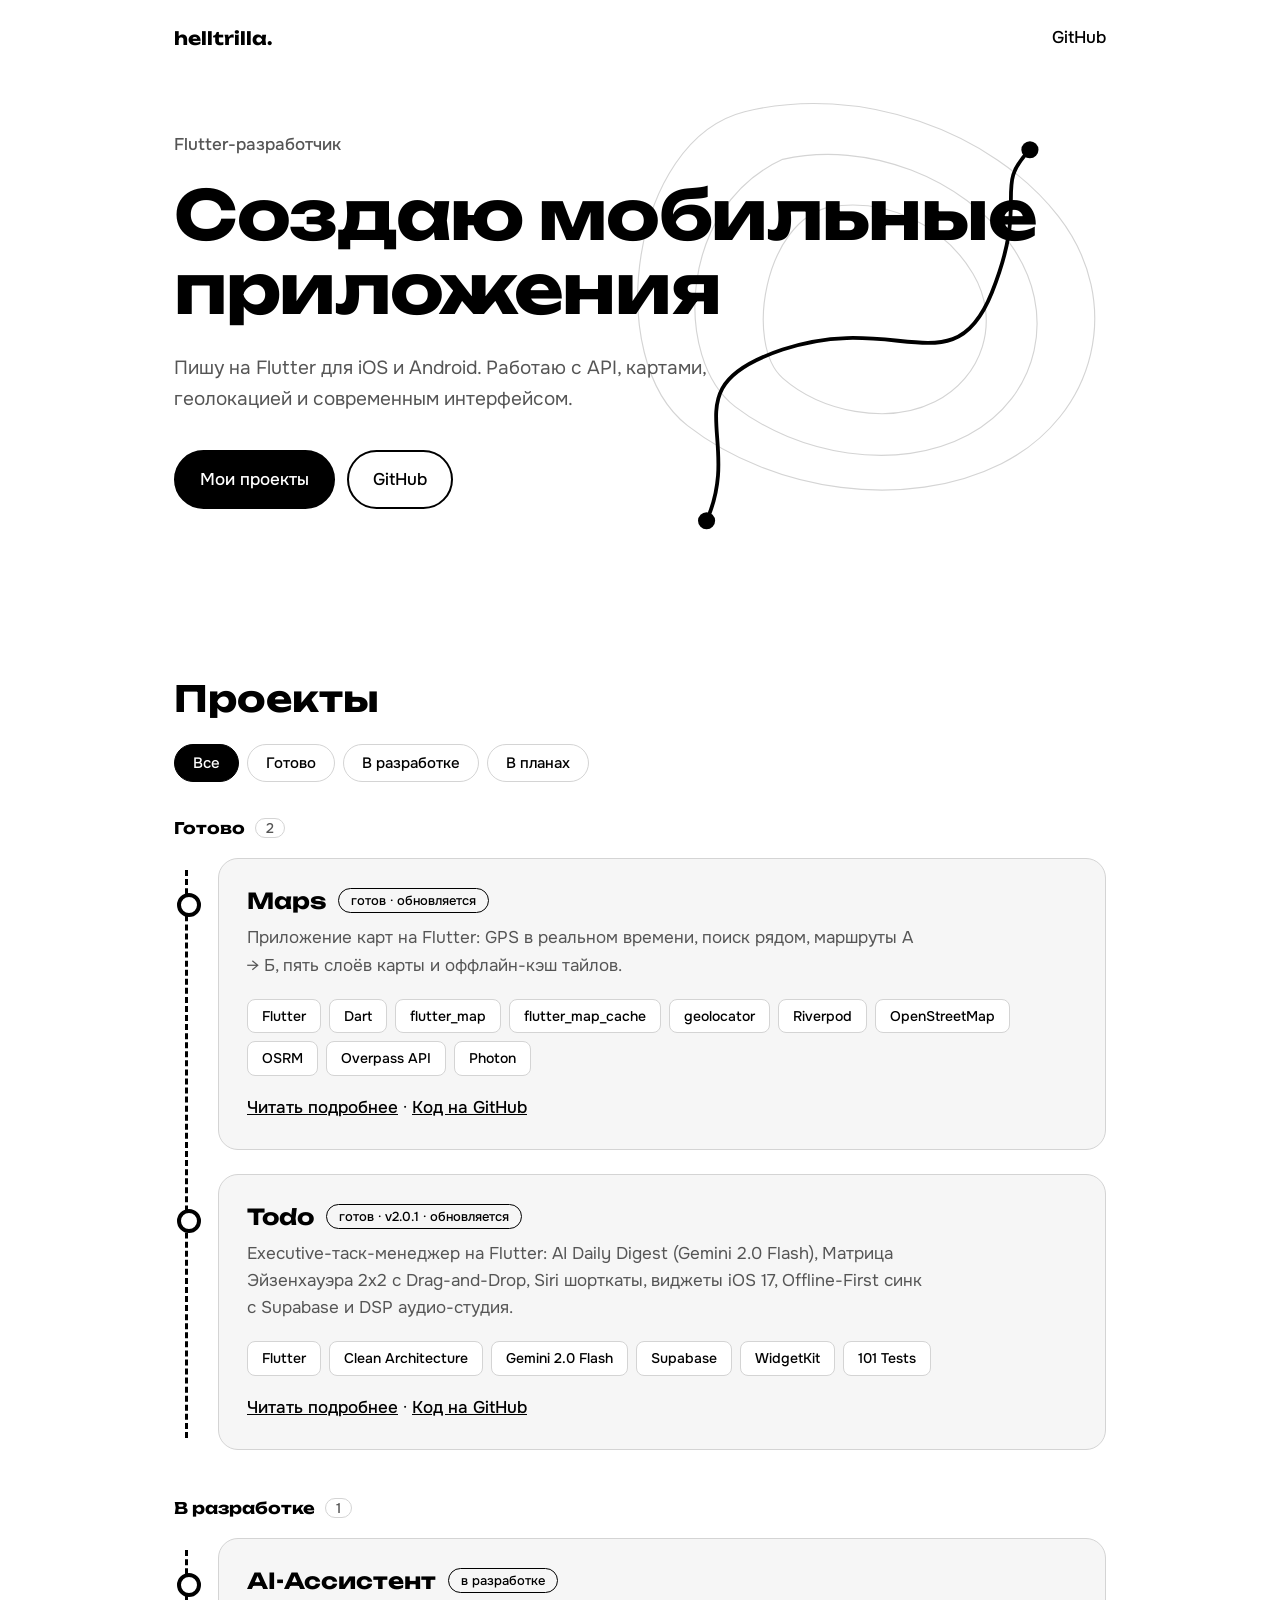
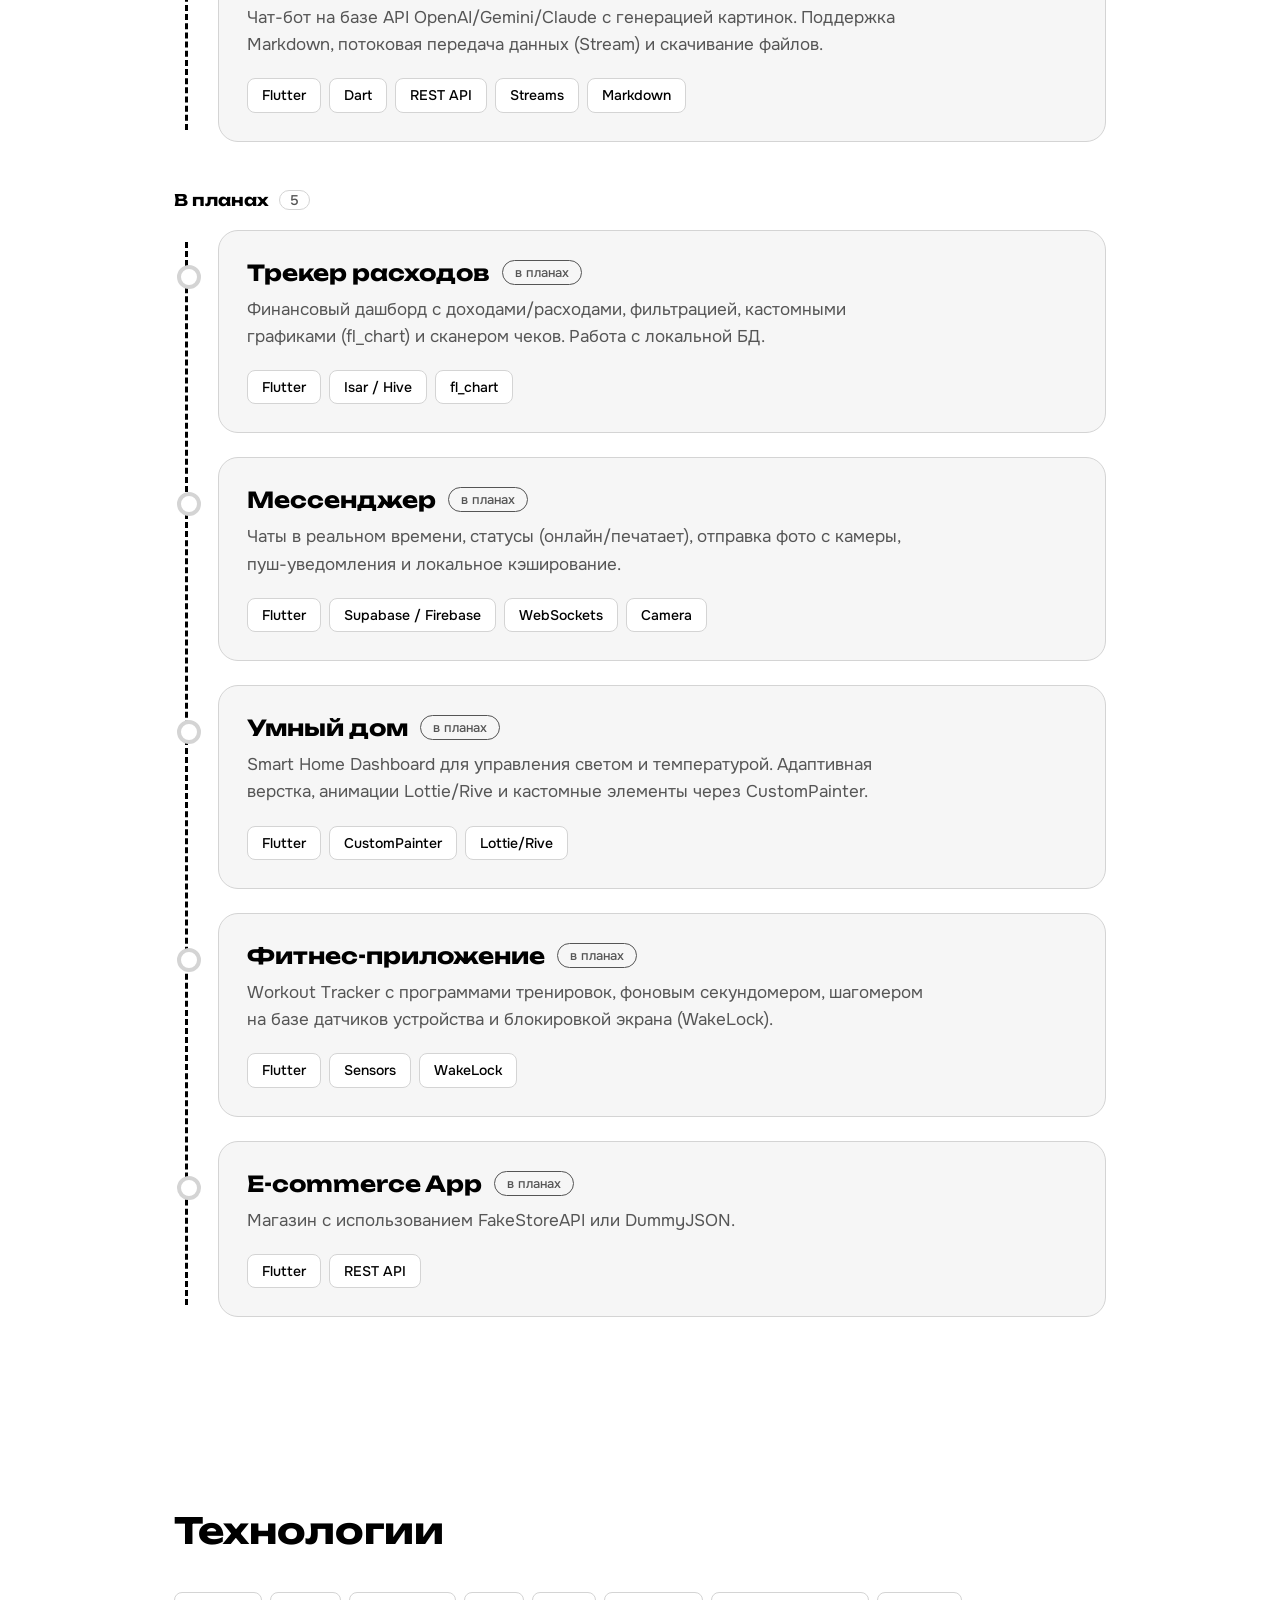
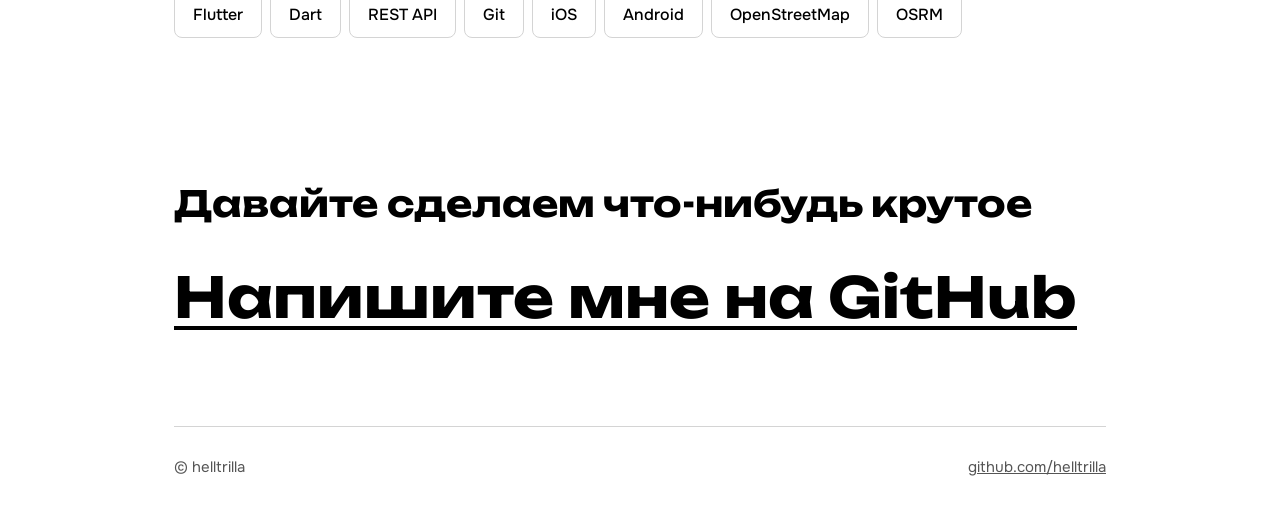
<file: index.html>
<!DOCTYPE html>
<html lang="ru">
<head>
<meta charset="utf-8">
<meta name="viewport" content="width=device-width, initial-scale=1">
<title>Helltrilla — Flutter Developer</title>
<meta name="description" content="Helltrilla — портфолио Flutter-разработчика">
<link rel="icon" href="/favicon.svg" type="image/svg+xml">
<link rel="icon" href="/favicon.png" type="image/png" sizes="64x64">
<link rel="apple-touch-icon" href="/apple-touch-icon.png">
<meta property="og:type" content="website">
<meta property="og:locale" content="ru_RU">
<meta property="og:site_name" content="helltrilla">
<meta property="og:title" content="helltrilla — Flutter-разработчик">
<meta property="og:description" content="Мобильные приложения для iOS и Android. Проекты, стек и контакты.">
<meta property="og:url" content="https://helltrilla.github.io/">
<meta property="og:image" content="https://helltrilla.github.io/og-image.png">
<meta property="og:image:width" content="1200">
<meta property="og:image:height" content="630">
<meta name="twitter:card" content="summary_large_image">
<meta name="twitter:image" content="https://helltrilla.github.io/og-image.png">
<link rel="preconnect" href="https://fonts.googleapis.com">
<link rel="preconnect" href="https://fonts.gstatic.com" crossorigin>
<link href="https://fonts.googleapis.com/css2?family=Onest:wght@400;500&family=Unbounded:wght@500;700&display=swap" rel="stylesheet">
<style>
:root{--bg:#ffffff;--ink:#000000;--mute:#555555;--line:#d4d4d4;--card:#f6f6f6;--route:#000000;--ok:#000000;
--d:'Unbounded','Arial Black',sans-serif;--b:'Onest',system-ui,sans-serif}
@media(prefers-color-scheme:dark){:root:not([data-theme="light"]){--bg:#000000;--ink:#ffffff;--mute:#a0a0a0;--line:#333333;--card:#0d0d0d;--route:#ffffff;--ok:#ffffff}}
:root[data-theme="dark"]{--bg:#000000;--ink:#ffffff;--mute:#a0a0a0;--line:#333333;--card:#0d0d0d;--route:#ffffff;--ok:#ffffff}
*{box-sizing:border-box;margin:0}
html{scroll-behavior:smooth}
body{background:var(--bg);color:var(--ink);font:400 17px/1.6 var(--b);padding-top:env(safe-area-inset-top,0px);padding-bottom:env(safe-area-inset-bottom,0px)}
a{color:inherit}
:focus-visible{outline:3px solid var(--route);outline-offset:3px}
.w{max-width:980px;margin:0 auto;padding:0 24px}
header{display:flex;justify-content:space-between;align-items:center;padding:24px 0;font-weight:500}
header a{text-decoration:none}
.logo{font:700 18px var(--d)}
.logo i{color:var(--route);font-style:normal}
.hero{position:relative;padding:56px 0 96px}
.hero svg.map{position:absolute;inset:0;width:100%;height:100%;pointer-events:none}
.contour{fill:none;stroke:var(--line);stroke-width:1.2}
.route{fill:none;stroke:var(--route);stroke-width:4;stroke-linecap:round;stroke-dasharray:6 12;}
.route.draw{stroke-dasharray:1400;stroke-dashoffset:1400;animation:go 2.6s .3s ease-out forwards}
@keyframes go{to{stroke-dashoffset:0}}
.pin{fill:var(--route)}
.hero>*:not(svg){position:relative}
.role{font-weight:500;color:var(--mute);margin-bottom:20px}
h1{font:700 clamp(34px,7vw,68px)/1.08 var(--d);letter-spacing:-.02em;max-width:14em}
.lead{max-width:34em;margin:28px 0 36px;color:var(--mute);font-size:19px}
.btns{display:flex;gap:12px;flex-wrap:wrap}
.btn{display:inline-block;padding:14px 24px;border-radius:999px;font-weight:500;text-decoration:none;border:2px solid var(--ink);transition:transform .15s}
.btn.main{background:var(--ink);color:var(--bg)}
.btn:hover{transform:translateY(-2px)}
h2{font:700 clamp(24px,4vw,36px)/1.2 var(--d);margin-bottom:40px}
section{padding:72px 0}
.stops{position:relative;padding-left:44px}
.stops:before{content:"";position:absolute;left:11px;top:12px;bottom:12px;border-left:3px dashed var(--route)}
.stop{position:relative;background:var(--card);border:1px solid var(--line);border-radius:20px;padding:28px;margin-bottom:24px}
.stop:before{content:"";position:absolute;left:-42px;top:34px;width:16px;height:16px;border-radius:50%;background:var(--bg);border:4px solid var(--route)}
.stop.plan:before{border-color:var(--line)}
.stop h4{font:700 22px var(--d);margin-bottom:10px;display:flex;gap:12px;align-items:center;flex-wrap:wrap}
.tag{font:500 13px var(--b);padding:3px 12px;border-radius:999px;border:1px solid currentColor;color:var(--ok)}
.plan .tag{color:var(--mute)}
.stop p{color:var(--mute);max-width:40em}
.chips{display:flex;flex-wrap:wrap;gap:8px;margin:20px 0 0;padding:0;list-style:none}
.chips li{font-size:14px;font-weight:500;padding:5px 14px;border-radius:8px;background:var(--bg);border:1px solid var(--line)}
.stop a.more{display:inline-block;margin-top:18px;font-weight:500}
.stack .chips li{font-size:16px;padding:9px 18px}
.filters{display:flex;gap:8px;flex-wrap:wrap;margin:-16px 0 36px}
.filters button{font:500 15px var(--b);color:var(--ink);background:none;border:1.5px solid var(--line);border-radius:999px;padding:8px 18px;cursor:pointer}
.filters button.on{background:var(--ink);color:var(--bg);border-color:var(--ink)}
.stop h4 a{text-decoration:none}
.stop h4 a:after{content:"";position:absolute;inset:0;border-radius:20px}
.stop:hover{border-color:var(--ink)}
.stop a.more{position:relative;z-index:1}
.group{margin-bottom:48px}
.group[hidden]{display:none}
.gh{font:700 16px var(--d);margin-bottom:20px;display:flex;gap:10px;align-items:center}
.gh span{font:500 14px var(--b);color:var(--mute);border:1px solid var(--line);border-radius:999px;padding:0 10px}
.empty{border:2px dashed var(--line);border-radius:20px;padding:28px;color:var(--mute)}
.cta{padding:72px 0 96px}
.cta a{font:700 clamp(26px,5.5vw,56px)/1.15 var(--d);text-decoration-thickness:4px;text-decoration-color:var(--route);text-underline-offset:8px}
footer{border-top:1px solid var(--line);padding:28px 0;color:var(--mute);font-size:15px;display:flex;justify-content:space-between;flex-wrap:wrap;gap:12px}
@media(prefers-reduced-motion:reduce){.route.draw{animation:none;stroke-dashoffset:0}html{scroll-behavior:auto}.btn:hover{transform:none}}
@media(max-width:560px){.stops{padding-left:34px}.stop:before{left:-32px}.stop{padding:22px}}
</style>
</head>
<body>
<div class="w">
<header>
  <span class="logo">helltrilla<i>.</i></span>
  <a href="https://github.com/helltrilla">GitHub</a>
</header>

<main>
<div class="hero">
  <svg class="map" viewBox="0 0 980 560" preserveAspectRatio="xMidYMid slice" aria-hidden="true">
    <path class="contour" d="M600 40c120-30 260 20 330 110s40 210-60 260-240 30-330-40S480 70 600 40z"/>
    <path class="contour" d="M640 90c90-20 190 20 240 90s30 160-45 200-180 20-245-30-60-210 50-260z"/>
    <path class="contour" d="M690 140c60-10 120 20 150 70s10 110-40 135-120 10-160-25-20-165 50-180z"/>
    <path class="route draw" d="M560 470C600 380 520 330 640 290s180 40 220-60 0-110 40-150"/>
    <circle class="pin" cx="560" cy="470" r="9"/><circle class="pin" cx="900" cy="80" r="9"/>
  </svg>
  <p class="role">Flutter-разработчик</p>
  <h1>Создаю мобильные приложения</h1>
  <p class="lead">Пишу на Flutter для iOS и Android. Работаю с API, картами, геолокацией и современным интерфейсом.</p>
  <div class="btns">
    <a class="btn main" href="#projects">Мои проекты</a>
    <a class="btn" href="https://github.com/helltrilla">GitHub</a>
  </div>
</div>

<section id="projects">
  <h2>Проекты</h2>
  <div class="filters" role="group" aria-label="Фильтр проектов">
    <button class="on" data-f="all">Все</button>
    <button data-f="done">Готово</button>
    <button data-f="dev">В разработке</button>
    <button data-f="plan">В планах</button>
  </div>

  <div class="group" data-g="done">
    <h3 class="gh">Готово <span>2</span></h3>
    <div class="stops">
      <article class="stop">
        <h4><a href="maps.html">Maps</a> <span class="tag">готов · обновляется</span></h4>
        <p>Приложение карт на Flutter: GPS в реальном времени, поиск рядом, маршруты А → Б, пять слоёв карты и оффлайн-кэш тайлов.</p>
        <ul class="chips"><li>Flutter</li><li>Dart</li><li>flutter_map</li><li>flutter_map_cache</li><li>geolocator</li><li>Riverpod</li><li>OpenStreetMap</li><li>OSRM</li><li>Overpass API</li><li>Photon</li></ul>
        <a class="more" href="maps.html">Читать подробнее</a> · <a class="more" href="https://github.com/helltrilla/maps">Код на GitHub</a>
      </article>
      <article class="stop">
        <h4><a href="todo.html">Todo</a> <span class="tag">готов · v2.0.1 · обновляется</span></h4>
        <p>Executive-таск-менеджер на Flutter: AI Daily Digest (Gemini 2.0 Flash), Матрица Эйзенхауэра 2x2 с Drag-and-Drop, Siri шорткаты, виджеты iOS 17, Offline-First синк с Supabase и DSP аудио-студия.</p>
        <ul class="chips"><li>Flutter</li><li>Clean Architecture</li><li>Gemini 2.0 Flash</li><li>Supabase</li><li>WidgetKit</li><li>101 Tests</li></ul>
        <a class="more" href="todo.html">Читать подробнее</a> · <a class="more" href="https://github.com/helltrilla/todo">Код на GitHub</a>
      </article>
    </div>
  </div>

  <div class="group" data-g="dev">
    <h3 class="gh">В разработке <span>1</span></h3>
    <div class="stops">
      <article class="stop">
        <h4>AI-Ассистент <span class="tag">в разработке</span></h4>
        <p>Чат-бот на базе API OpenAI/Gemini/Claude с генерацией картинок. Поддержка Markdown, потоковая передача данных (Stream) и скачивание файлов.</p>
        <ul class="chips"><li>Flutter</li><li>Dart</li><li>REST API</li><li>Streams</li><li>Markdown</li></ul>
      </article>
    </div>
  </div>

  <div class="group" data-g="plan">
    <h3 class="gh">В планах <span>5</span></h3>
    <div class="stops">
      <article class="stop plan">
        <h4>Трекер расходов <span class="tag">в планах</span></h4>
        <p>Финансовый дашборд с доходами/расходами, фильтрацией, кастомными графиками (fl_chart) и сканером чеков. Работа с локальной БД.</p>
        <ul class="chips"><li>Flutter</li><li>Isar / Hive</li><li>fl_chart</li></ul>
      </article>
      <article class="stop plan">
        <h4>Мессенджер <span class="tag">в планах</span></h4>
        <p>Чаты в реальном времени, статусы (онлайн/печатает), отправка фото с камеры, пуш-уведомления и локальное кэширование.</p>
        <ul class="chips"><li>Flutter</li><li>Supabase / Firebase</li><li>WebSockets</li><li>Camera</li></ul>
      </article>
      <article class="stop plan">
        <h4>Умный дом <span class="tag">в планах</span></h4>
        <p>Smart Home Dashboard для управления светом и температурой. Адаптивная верстка, анимации Lottie/Rive и кастомные элементы через CustomPainter.</p>
        <ul class="chips"><li>Flutter</li><li>CustomPainter</li><li>Lottie/Rive</li></ul>
      </article>
      <article class="stop plan">
        <h4>Фитнес-приложение <span class="tag">в планах</span></h4>
        <p>Workout Tracker с программами тренировок, фоновым секундомером, шагомером на базе датчиков устройства и блокировкой экрана (WakeLock).</p>
        <ul class="chips"><li>Flutter</li><li>Sensors</li><li>WakeLock</li></ul>
      </article>
      <article class="stop plan">
        <h4>E-commerce App <span class="tag">в планах</span></h4>
        <p>Магазин с использованием FakeStoreAPI или DummyJSON.</p>
        <ul class="chips"><li>Flutter</li><li>REST API</li></ul>
      </article>
    </div>
  </div>
</section>

<section class="stack">
  <h2>Технологии</h2>
  <ul class="chips"><li>Flutter</li><li>Dart</li><li>REST API</li><li>Git</li><li>iOS</li><li>Android</li><li>OpenStreetMap</li><li>OSRM</li></ul>
</section>

<section class="cta">
  <h2>Давайте сделаем что-нибудь крутое</h2>
  <a href="https://github.com/helltrilla">Напишите мне на GitHub</a>
</section>
</main>

<footer>
  <span>© helltrilla</span>
  <a href="https://github.com/helltrilla">github.com/helltrilla</a>
</footer>
</div>
<script>
document.querySelectorAll('.filters button').forEach(function(b){b.addEventListener('click',function(){
document.querySelectorAll('.filters button').forEach(function(x){x.classList.toggle('on',x===b)});
document.querySelectorAll('.group').forEach(function(g){g.hidden=b.dataset.f!=='all'&&g.dataset.g!==b.dataset.f})})});
</script>
</body>
</html>
</file>
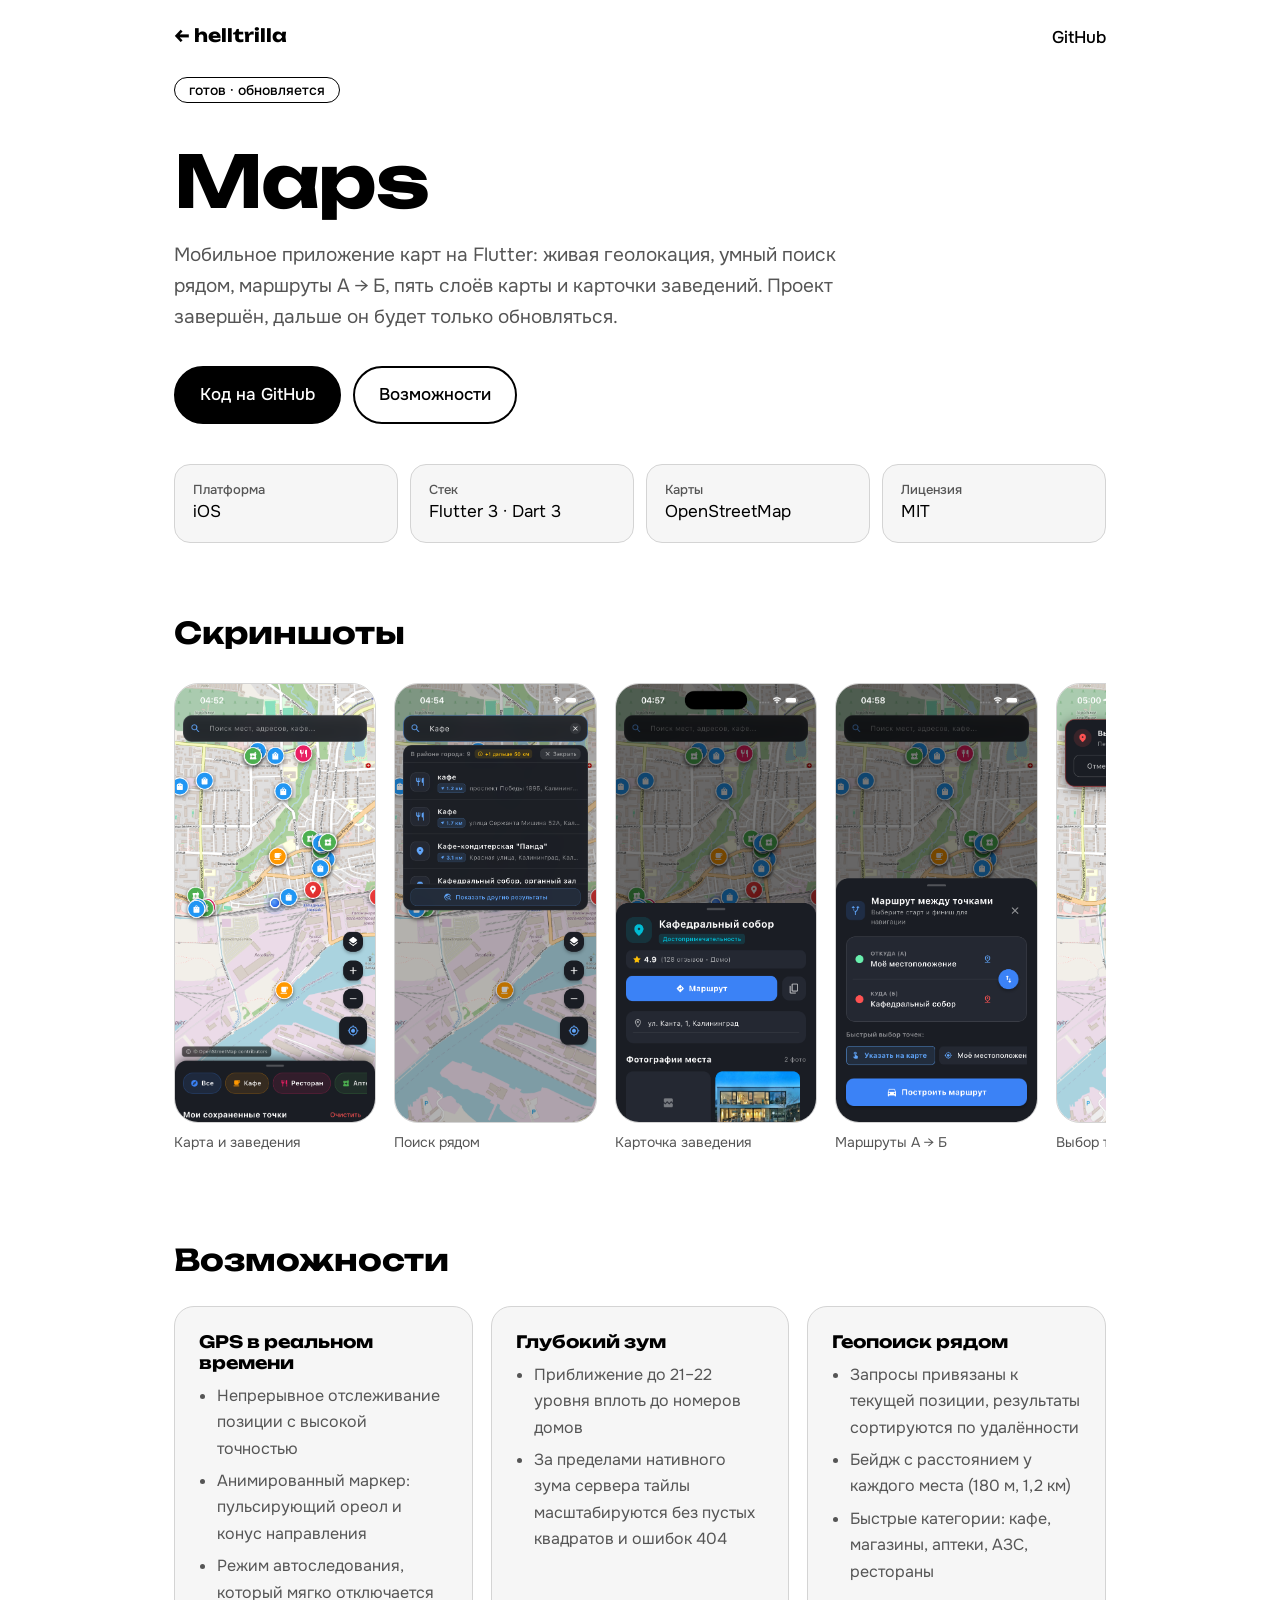
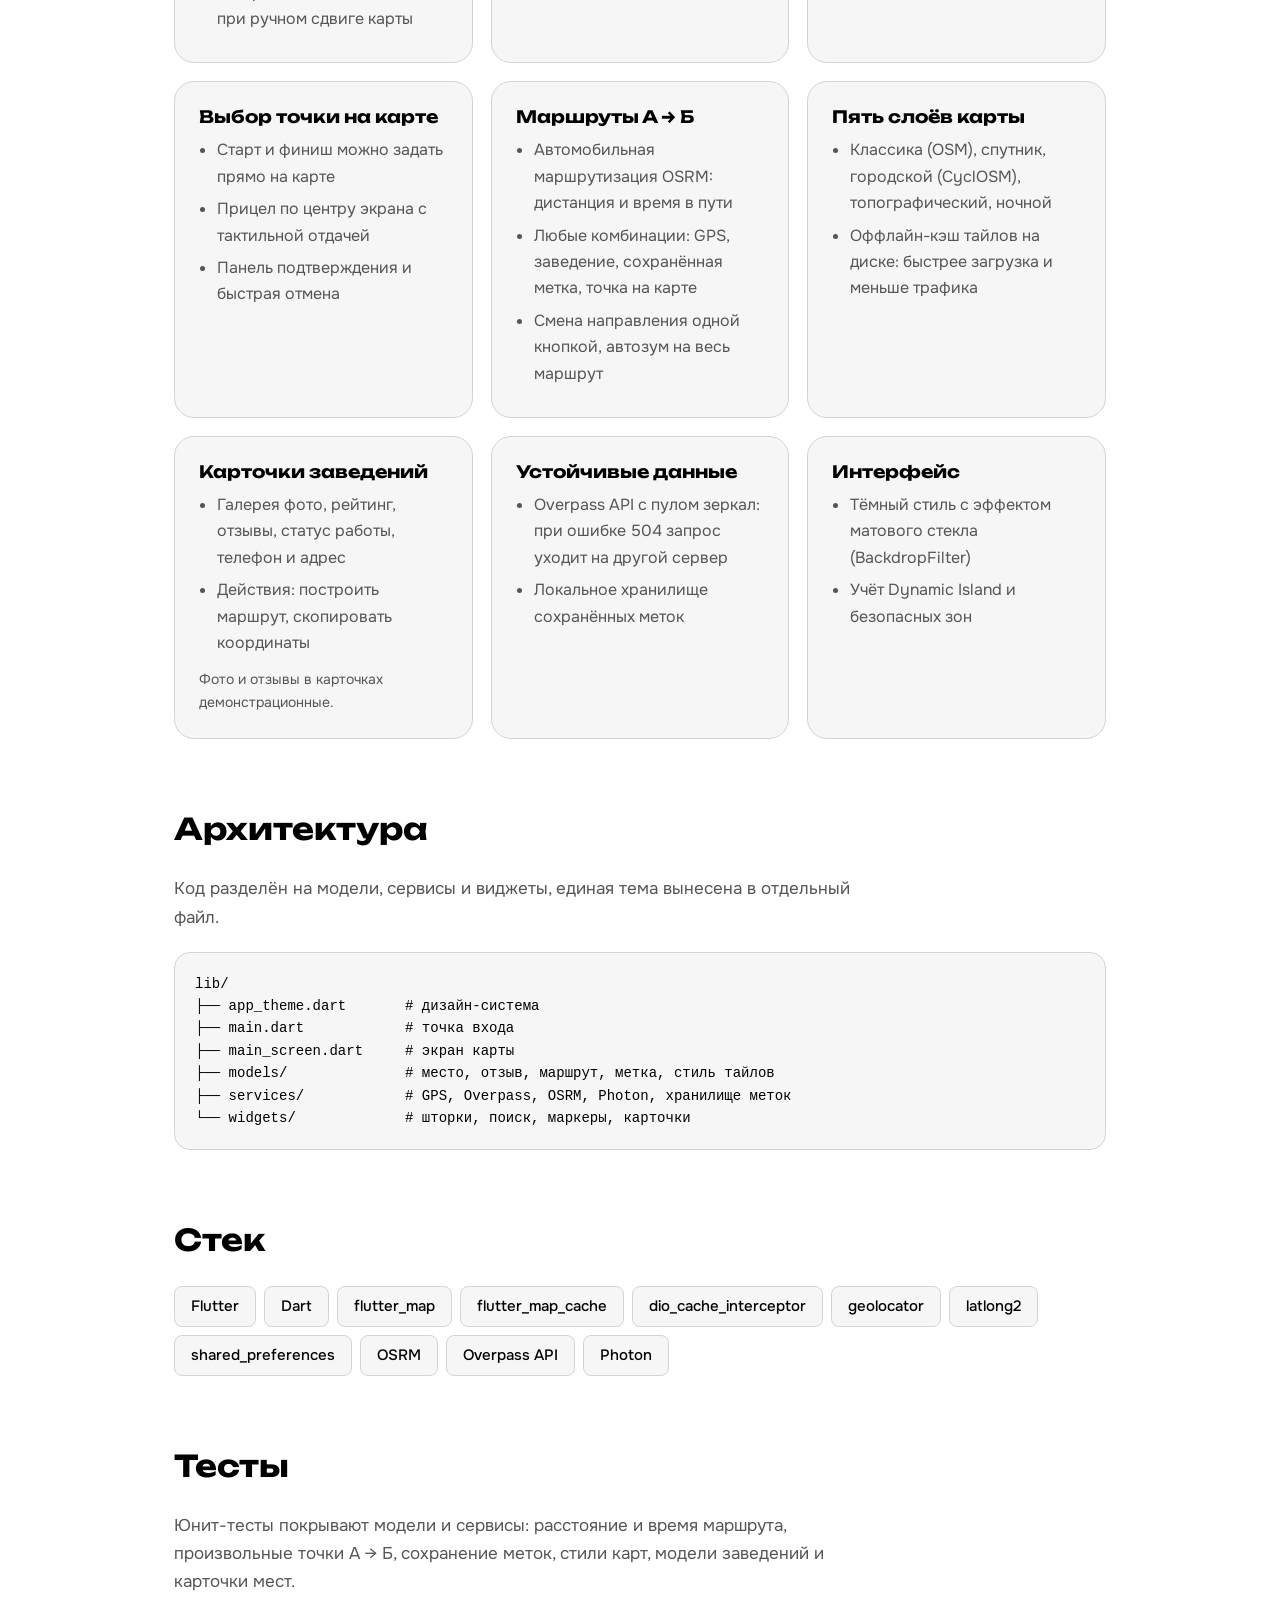
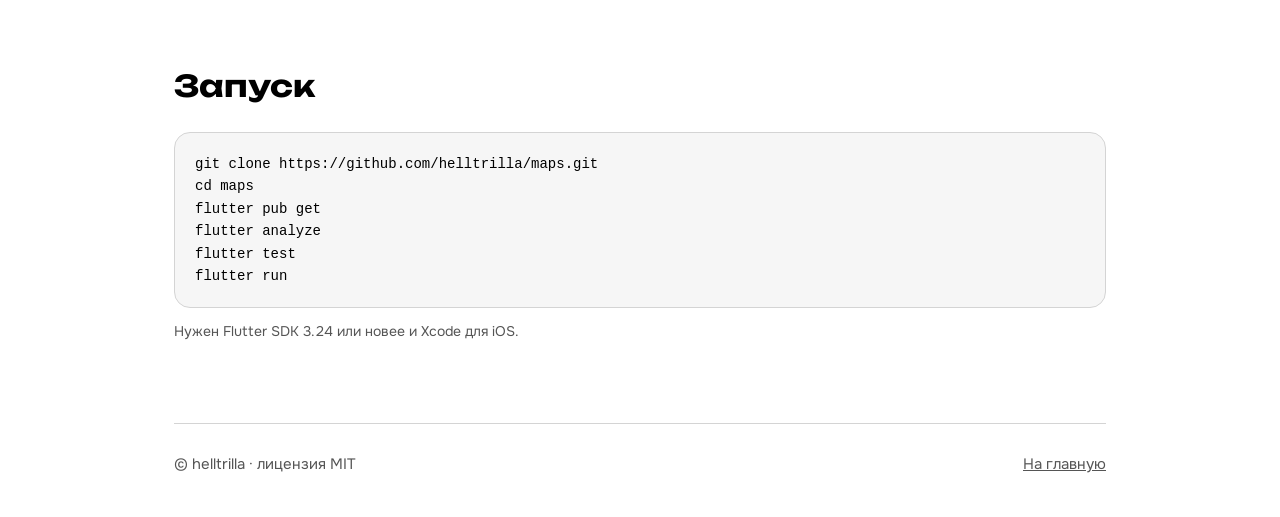
<file: maps.html>
<!DOCTYPE html>
<html lang="ru">
<head>
<meta charset="utf-8">
<meta name="viewport" content="width=device-width, initial-scale=1, viewport-fit=cover">
<title>Maps — Flutter-приложение карт · helltrilla</title>
<meta name="description" content="Maps — мобильное приложение карт на Flutter: GPS, поиск, маршруты, слои карты, карточки заведений.">
<link rel="icon" href="/favicon.svg" type="image/svg+xml">
<link rel="icon" href="/favicon.png" type="image/png" sizes="64x64">
<link rel="apple-touch-icon" href="/apple-touch-icon.png">
<meta property="og:type" content="article">
<meta property="og:title" content="Maps — Flutter-приложение карт">
<meta property="og:description" content="GPS, геопоиск, маршруты А → Б, слои карты, оффлайн-кэш тайлов.">
<meta property="og:url" content="https://helltrilla.github.io/maps.html">
<meta property="og:image" content="https://helltrilla.github.io/og-image.png">
<meta name="twitter:card" content="summary_large_image">
<link rel="preconnect" href="https://fonts.googleapis.com">
<link rel="preconnect" href="https://fonts.gstatic.com" crossorigin>
<link href="https://fonts.googleapis.com/css2?family=Onest:wght@400;500&family=Unbounded:wght@500;700&display=swap" rel="stylesheet">
<style>
:root{--bg:#fff;--ink:#000;--mute:#555;--line:#d4d4d4;--card:#f6f6f6;--d:'Unbounded','Arial Black',sans-serif;--b:'Onest',system-ui,sans-serif}
@media(prefers-color-scheme:dark){:root:not([data-theme="light"]){--bg:#000;--ink:#fff;--mute:#a0a0a0;--line:#333;--card:#0d0d0d}}
:root[data-theme="dark"]{--bg:#000;--ink:#fff;--mute:#a0a0a0;--line:#333;--card:#0d0d0d}
*{box-sizing:border-box;margin:0}
body{background:var(--bg);color:var(--ink);font:400 17px/1.65 var(--b);padding-top:env(safe-area-inset-top,0px);padding-bottom:env(safe-area-inset-bottom,0px)}
a{color:inherit}
:focus-visible{outline:3px solid var(--ink);outline-offset:3px}
.w{max-width:980px;margin:0 auto;padding:0 24px}
header{display:flex;justify-content:space-between;padding:24px 0;font-weight:500}
header a{text-decoration:none}
.logo{font:700 18px var(--d)}
h1{font:700 clamp(36px,8vw,72px)/1.05 var(--d);letter-spacing:-.02em;margin:40px 0 20px}
h2{font:700 clamp(22px,3.5vw,30px)/1.2 var(--d);margin:72px 0 28px}
h3{font:700 17px var(--d);margin-bottom:10px}
.tag{display:inline-block;font:500 14px var(--b);padding:3px 14px;border:1px solid currentColor;border-radius:999px}
.lead{max-width:36em;color:var(--mute);font-size:19px;margin:20px 0 32px}
.btns{display:flex;gap:12px;flex-wrap:wrap}
.btn{padding:13px 24px;border-radius:999px;border:2px solid var(--ink);font-weight:500;text-decoration:none}
.btn.main{background:var(--ink);color:var(--bg)}
.facts{display:grid;grid-template-columns:repeat(auto-fit,minmax(170px,1fr));gap:12px;margin-top:40px}
.facts div{border:1px solid var(--line);border-radius:16px;padding:16px 18px;background:var(--card)}
.facts b{display:block;font:500 13px var(--b);color:var(--mute)}
.shots{display:flex;gap:18px;overflow-x:auto;scroll-snap-type:x mandatory;padding:4px 0 16px}
.shots figure{flex:0 0 auto;scroll-snap-align:start;max-width:230px}
.shots img{display:block;height:440px;width:auto;aspect-ratio:1206/2622;border-radius:24px;border:1px solid var(--line);background:var(--card)}
.shots figcaption{font-size:14px;color:var(--mute);margin-top:8px}
.grid{display:grid;grid-template-columns:repeat(auto-fit,minmax(290px,1fr));gap:18px}
.card{border:1px solid var(--line);border-radius:20px;padding:24px;background:var(--card)}
.card ul{padding-left:18px;color:var(--mute);font-size:16px}
.card li{margin-bottom:6px}
pre{overflow-x:auto;border:1px solid var(--line);border-radius:16px;padding:20px;background:var(--card);font:14px/1.6 ui-monospace,Menlo,Consolas,monospace}
.chips{display:flex;flex-wrap:wrap;gap:8px;padding:0;list-style:none}
.chips li{font-size:15px;font-weight:500;padding:7px 16px;border-radius:8px;border:1px solid var(--line);background:var(--card)}
p.n{color:var(--mute);max-width:40em}
.note{font-size:14px;color:var(--mute);margin-top:12px}
footer{margin-top:80px;border-top:1px solid var(--line);padding:28px 0 40px;color:var(--mute);font-size:15px;display:flex;justify-content:space-between;flex-wrap:wrap;gap:12px}
</style>
</head>
<body>
<div class="w">
<header><a class="logo" href="/">← helltrilla</a><a href="https://github.com/helltrilla/maps">GitHub</a></header>

<main>
<span class="tag">готов · обновляется</span>
<h1>Maps</h1>
<p class="lead">Мобильное приложение карт на Flutter: живая геолокация, умный поиск рядом, маршруты А → Б, пять слоёв карты и карточки заведений. Проект завершён, дальше он будет только обновляться.</p>
<div class="btns">
  <a class="btn main" href="https://github.com/helltrilla/maps">Код на GitHub</a>
  <a class="btn" href="#features">Возможности</a>
</div>
<div class="facts">
  <div><b>Платформа</b>iOS</div>
  <div><b>Стек</b>Flutter 3 · Dart 3</div>
  <div><b>Карты</b>OpenStreetMap</div>
  <div><b>Лицензия</b>MIT</div>
</div>

<h2>Скриншоты</h2>
<div class="shots">
  <figure><img src="img/maps/main_map.png" data-f="main_map.png" alt="Главный экран с картой и заведениями" width="202" height="440" loading="lazy"><figcaption>Карта и заведения</figcaption></figure>
  <figure><img src="img/maps/search_nearby.png" data-f="search_nearby.png" alt="Поиск заведений рядом" width="202" height="440" loading="lazy"><figcaption>Поиск рядом</figcaption></figure>
  <figure><img src="img/maps/place_details.png" data-f="place_details.png" alt="Карточка заведения" width="202" height="440" loading="lazy"><figcaption>Карточка заведения</figcaption></figure>
  <figure><img src="img/maps/route_planner.png" data-f="route_planner.png" alt="Планировщик маршрута" width="202" height="440" loading="lazy"><figcaption>Маршруты А → Б</figcaption></figure>
  <figure><img src="img/maps/point_picker.png" data-f="point_picker.png" alt="Выбор точки на карте" width="202" height="440" loading="lazy"><figcaption>Выбор точки на карте</figcaption></figure>
</div>

<h2 id="features">Возможности</h2>
<div class="grid">
  <article class="card"><h3>GPS в реальном времени</h3><ul>
    <li>Непрерывное отслеживание позиции с высокой точностью</li>
    <li>Анимированный маркер: пульсирующий ореол и конус направления</li>
    <li>Режим автоследования, который мягко отключается при ручном сдвиге карты</li></ul></article>
  <article class="card"><h3>Глубокий зум</h3><ul>
    <li>Приближение до 21–22 уровня вплоть до номеров домов</li>
    <li>За пределами нативного зума сервера тайлы масштабируются без пустых квадратов и ошибок 404</li></ul></article>
  <article class="card"><h3>Геопоиск рядом</h3><ul>
    <li>Запросы привязаны к текущей позиции, результаты сортируются по удалённости</li>
    <li>Бейдж с расстоянием у каждого места (180 м, 1,2 км)</li>
    <li>Быстрые категории: кафе, магазины, аптеки, АЗС, рестораны</li></ul></article>
  <article class="card"><h3>Выбор точки на карте</h3><ul>
    <li>Старт и финиш можно задать прямо на карте</li>
    <li>Прицел по центру экрана с тактильной отдачей</li>
    <li>Панель подтверждения и быстрая отмена</li></ul></article>
  <article class="card"><h3>Маршруты А → Б</h3><ul>
    <li>Автомобильная маршрутизация OSRM: дистанция и время в пути</li>
    <li>Любые комбинации: GPS, заведение, сохранённая метка, точка на карте</li>
    <li>Смена направления одной кнопкой, автозум на весь маршрут</li></ul></article>
  <article class="card"><h3>Пять слоёв карты</h3><ul>
    <li>Классика (OSM), спутник, городской (CyclOSM), топографический, ночной</li>
    <li>Оффлайн-кэш тайлов на диске: быстрее загрузка и меньше трафика</li></ul></article>
  <article class="card"><h3>Карточки заведений</h3><ul>
    <li>Галерея фото, рейтинг, отзывы, статус работы, телефон и адрес</li>
    <li>Действия: построить маршрут, скопировать координаты</li></ul>
    <p class="note">Фото и отзывы в карточках демонстрационные.</p></article>
  <article class="card"><h3>Устойчивые данные</h3><ul>
    <li>Overpass API с пулом зеркал: при ошибке 504 запрос уходит на другой сервер</li>
    <li>Локальное хранилище сохранённых меток</li></ul></article>
  <article class="card"><h3>Интерфейс</h3><ul>
    <li>Тёмный стиль с эффектом матового стекла (BackdropFilter)</li>
    <li>Учёт Dynamic Island и безопасных зон</li></ul></article>
</div>

<h2>Архитектура</h2>
<p class="n" style="margin-bottom:20px">Код разделён на модели, сервисы и виджеты, единая тема вынесена в отдельный файл.</p>
<pre>lib/
├── app_theme.dart       # дизайн-система
├── main.dart            # точка входа
├── main_screen.dart     # экран карты
├── models/              # место, отзыв, маршрут, метка, стиль тайлов
├── services/            # GPS, Overpass, OSRM, Photon, хранилище меток
└── widgets/             # шторки, поиск, маркеры, карточки</pre>

<h2>Стек</h2>
<ul class="chips"><li>Flutter</li><li>Dart</li><li>flutter_map</li><li>flutter_map_cache</li><li>dio_cache_interceptor</li><li>geolocator</li><li>latlong2</li><li>shared_preferences</li><li>OSRM</li><li>Overpass API</li><li>Photon</li></ul>

<h2>Тесты</h2>
<p class="n">Юнит-тесты покрывают модели и сервисы: расстояние и время маршрута, произвольные точки А → Б, сохранение меток, стили карт, модели заведений и карточки мест.</p>

<h2>Запуск</h2>
<pre>git clone https://github.com/helltrilla/maps.git
cd maps
flutter pub get
flutter analyze
flutter test
flutter run</pre>
<p class="note">Нужен Flutter SDK 3.24 или новее и Xcode для iOS.</p>
</main>

<footer><span>© helltrilla · лицензия MIT</span><a href="/">На главную</a></footer>
</div>
<script>
document.addEventListener('error',function(e){var t=e.target;if(t.tagName==='IMG'&&t.dataset.f&&!t.dataset.r){t.dataset.r=1;t.src='https://raw.githubusercontent.com/helltrilla/maps/main/docs/screenshots/'+t.dataset.f}},true);
</script>
</body>
</html>
</file>
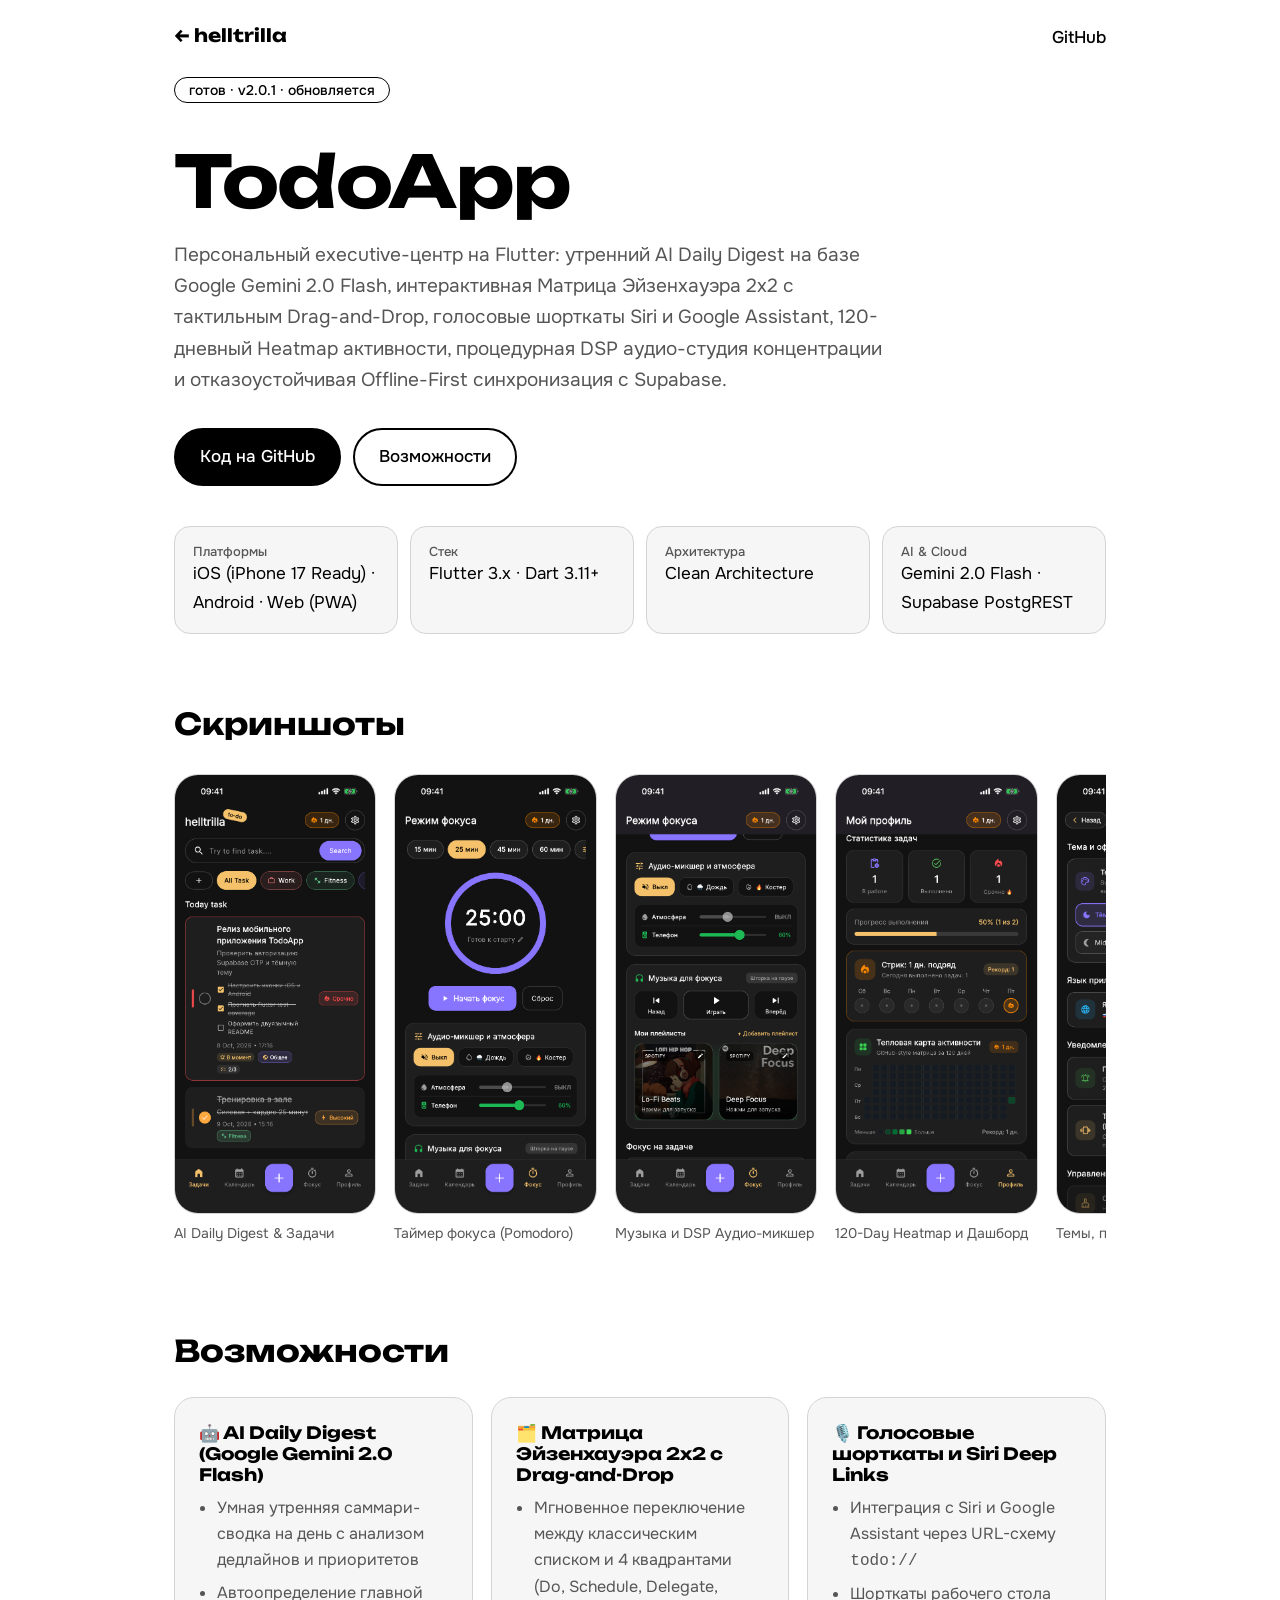
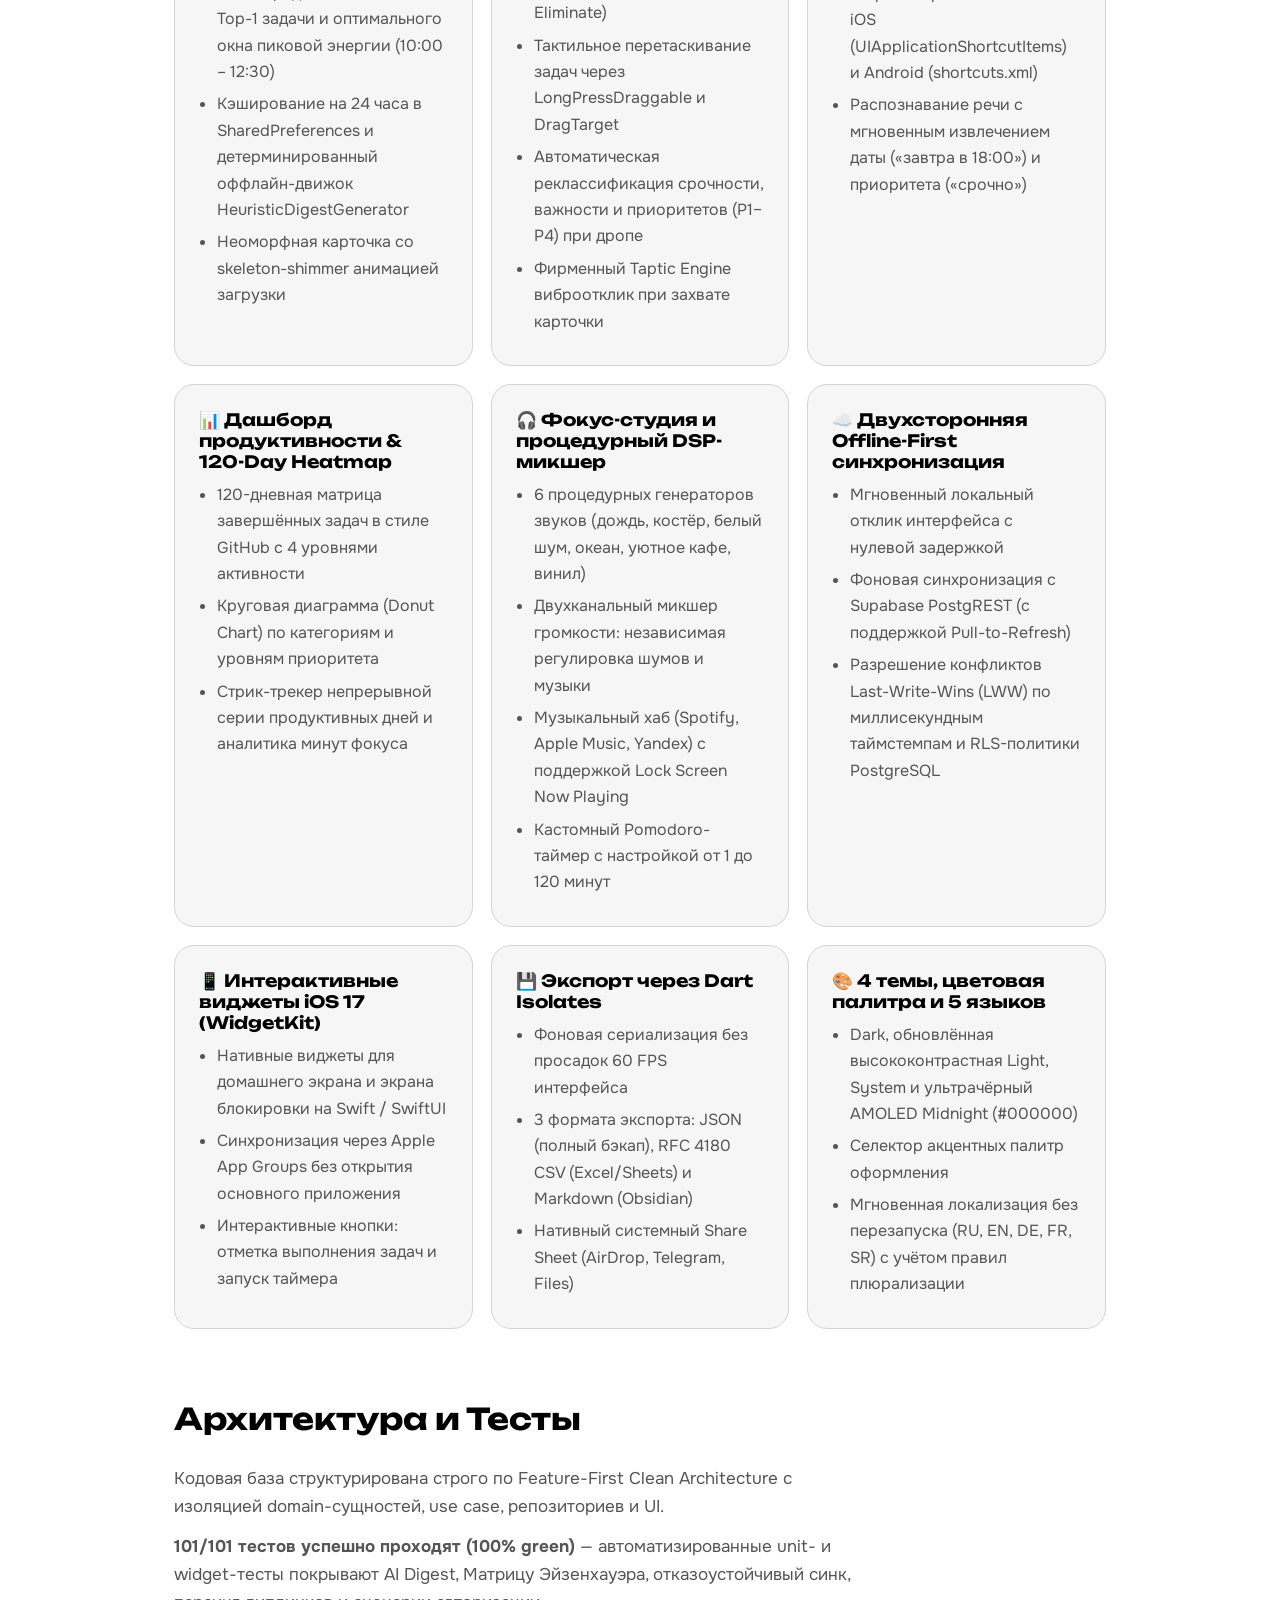
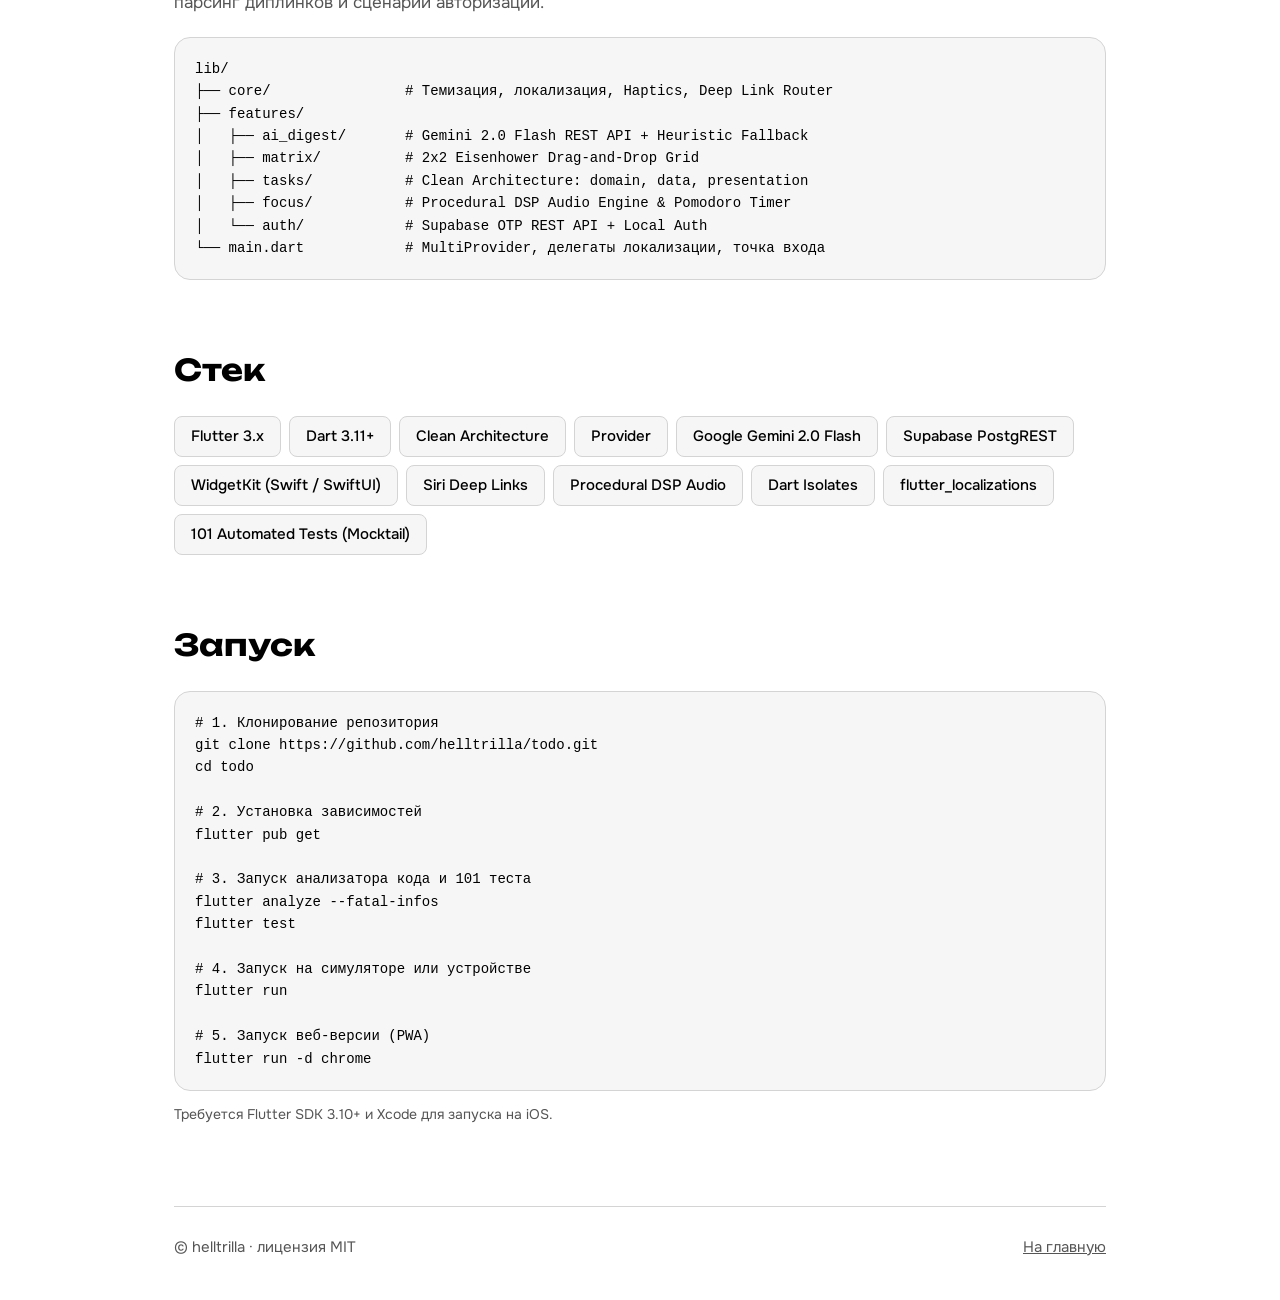
<file: todo.html>
<!DOCTYPE html>
<html lang="ru">
<head>
<meta charset="utf-8">
<meta name="viewport" content="width=device-width, initial-scale=1, viewport-fit=cover">
<title>TodoApp — Executive-менеджер задач на Flutter · helltrilla</title>
<meta name="description" content="TodoApp — персональный executive-центр на Flutter: AI Daily Digest (Gemini 2.0 Flash), Матрица Эйзенхауэра 2x2 с Drag-and-Drop, Siri Shortcuts, оффлайн-синхронизация Supabase, виджеты iOS 17 и фокус-аудиостудия.">
<link rel="icon" href="/favicon.svg" type="image/svg+xml">
<link rel="icon" href="/favicon.png" type="image/png" sizes="64x64">
<link rel="apple-touch-icon" href="/apple-touch-icon.png">
<meta property="og:type" content="article">
<meta property="og:title" content="TodoApp — Executive-менеджер задач на Flutter">
<meta property="og:description" content="AI Daily Digest на Gemini 2.0 Flash, интерактивная Матрица Эйзенхауэра 2x2, Siri Deep Links, 120-Day Heatmap, DSP-аудиостудия фокуса и Supabase Offline-First.">
<meta property="og:url" content="https://helltrilla.github.io/todo.html">
<meta property="og:image" content="https://helltrilla.github.io/og-image.png">
<meta name="twitter:card" content="summary_large_image">
<link rel="preconnect" href="https://fonts.googleapis.com">
<link rel="preconnect" href="https://fonts.gstatic.com" crossorigin>
<link href="https://fonts.googleapis.com/css2?family=Onest:wght@400;500&family=Unbounded:wght@500;700&display=swap" rel="stylesheet">
<style>
:root{--bg:#fff;--ink:#000;--mute:#555;--line:#d4d4d4;--card:#f6f6f6;--d:'Unbounded','Arial Black',sans-serif;--b:'Onest',system-ui,sans-serif}
@media(prefers-color-scheme:dark){:root:not([data-theme="light"]){--bg:#000;--ink:#fff;--mute:#a0a0a0;--line:#333;--card:#0d0d0d}}
:root[data-theme="dark"]{--bg:#000;--ink:#fff;--mute:#a0a0a0;--line:#333;--card:#0d0d0d}
*{box-sizing:border-box;margin:0}
body{background:var(--bg);color:var(--ink);font:400 17px/1.65 var(--b);padding-top:env(safe-area-inset-top,0px);padding-bottom:env(safe-area-inset-bottom,0px)}
a{color:inherit}
:focus-visible{outline:3px solid var(--ink);outline-offset:3px}
.w{max-width:980px;margin:0 auto;padding:0 24px}
header{display:flex;justify-content:space-between;padding:24px 0;font-weight:500}
header a{text-decoration:none}
.logo{font:700 18px var(--d)}
h1{font:700 clamp(36px,8vw,72px)/1.05 var(--d);letter-spacing:-.02em;margin:40px 0 20px}
h2{font:700 clamp(22px,3.5vw,30px)/1.2 var(--d);margin:72px 0 28px}
h3{font:700 17px var(--d);margin-bottom:10px}
.tag{display:inline-block;font:500 14px var(--b);padding:3px 14px;border:1px solid currentColor;border-radius:999px}
.lead{max-width:38em;color:var(--mute);font-size:19px;margin:20px 0 32px}
.btns{display:flex;gap:12px;flex-wrap:wrap}
.btn{padding:13px 24px;border-radius:999px;border:2px solid var(--ink);font-weight:500;text-decoration:none}
.btn.main{background:var(--ink);color:var(--bg)}
.facts{display:grid;grid-template-columns:repeat(auto-fit,minmax(170px,1fr));gap:12px;margin-top:40px}
.facts div{border:1px solid var(--line);border-radius:16px;padding:16px 18px;background:var(--card)}
.facts b{display:block;font:500 13px var(--b);color:var(--mute)}
.shots{display:flex;gap:18px;overflow-x:auto;scroll-snap-type:x mandatory;padding:4px 0 16px}
.shots figure{flex:0 0 auto;scroll-snap-align:start;max-width:230px}
.shots img{display:block;height:440px;width:auto;aspect-ratio:1206/2622;border-radius:24px;border:1px solid var(--line);background:var(--card)}
.shots figcaption{font-size:14px;color:var(--mute);margin-top:8px}
.grid{display:grid;grid-template-columns:repeat(auto-fit,minmax(290px,1fr));gap:18px}
.card{border:1px solid var(--line);border-radius:20px;padding:24px;background:var(--card)}
.card ul{padding-left:18px;color:var(--mute);font-size:16px}
.card li{margin-bottom:6px}
pre{overflow-x:auto;border:1px solid var(--line);border-radius:16px;padding:20px;background:var(--card);font:14px/1.6 ui-monospace,Menlo,Consolas,monospace}
.chips{display:flex;flex-wrap:wrap;gap:8px;padding:0;list-style:none}
.chips li{font-size:15px;font-weight:500;padding:7px 16px;border-radius:8px;border:1px solid var(--line);background:var(--card)}
p.n{color:var(--mute);max-width:40em}
.note{font-size:14px;color:var(--mute);margin-top:12px}
footer{margin-top:80px;border-top:1px solid var(--line);padding:28px 0 40px;color:var(--mute);font-size:15px;display:flex;justify-content:space-between;flex-wrap:wrap;gap:12px}
</style>
</head>
<body>
<div class="w">
<header><a class="logo" href="/">← helltrilla</a><a href="https://github.com/helltrilla/todo">GitHub</a></header>

<main>
<span class="tag">готов · v2.0.1 · обновляется</span>
<h1>TodoApp</h1>
<p class="lead">Персональный executive-центр на Flutter: утренний AI Daily Digest на базе Google Gemini 2.0 Flash, интерактивная Матрица Эйзенхауэра 2x2 с тактильным Drag-and-Drop, голосовые шорткаты Siri и Google Assistant, 120-дневный Heatmap активности, процедурная DSP аудио-студия концентрации и отказоустойчивая Offline-First синхронизация с Supabase.</p>
<div class="btns">
  <a class="btn main" href="https://github.com/helltrilla/todo">Код на GitHub</a>
  <a class="btn" href="#features">Возможности</a>
</div>
<div class="facts">
  <div><b>Платформы</b>iOS (iPhone 17 Ready) · Android · Web (PWA)</div>
  <div><b>Стек</b>Flutter 3.x · Dart 3.11+</div>
  <div><b>Архитектура</b>Clean Architecture</div>
  <div><b>AI & Cloud</b>Gemini 2.0 Flash · Supabase PostgREST</div>
</div>

<h2>Скриншоты</h2>
<div class="shots">
  <figure><img src="img/todo/home_screen.png" data-f="home_screen.png" alt="AI Daily Digest & Задачи" width="202" height="440" loading="lazy"><figcaption>AI Daily Digest & Задачи</figcaption></figure>
  <figure><img src="img/todo/focus_screen.png" data-f="focus_screen.png" alt="Таймер фокуса" width="202" height="440" loading="lazy"><figcaption>Таймер фокуса (Pomodoro)</figcaption></figure>
  <figure><img src="img/todo/focus_music_screen.png" data-f="focus_music_screen.png" alt="Музыка и DSP Аудио-микшер" width="202" height="440" loading="lazy"><figcaption>Музыка и DSP Аудио-микшер</figcaption></figure>
  <figure><img src="img/todo/profile_screen.png" data-f="profile_screen.png" alt="120-Day Heatmap и Дашборд" width="202" height="440" loading="lazy"><figcaption>120-Day Heatmap и Дашборд</figcaption></figure>
  <figure><img src="img/todo/settings_screen.png" data-f="settings_screen.png" alt="Темы и локализация" width="202" height="440" loading="lazy"><figcaption>Темы, палитра и языки</figcaption></figure>
  <figure><img src="img/todo/onboarding_screen.png" data-f="onboarding_screen.png" alt="Интерактивный онбординг" width="202" height="440" loading="lazy"><figcaption>Интерактивный онбординг</figcaption></figure>
  <figure><img src="img/todo/welcome_screen.png" data-f="welcome_screen.png" alt="Авторизация Supabase OTP" width="202" height="440" loading="lazy"><figcaption>Авторизация Supabase OTP</figcaption></figure>
</div>

<h2 id="features">Возможности</h2>
<div class="grid">
  <article class="card"><h3>🤖 AI Daily Digest (Google Gemini 2.0 Flash)</h3><ul>
    <li>Умная утренняя саммари-сводка на день с анализом дедлайнов и приоритетов</li>
    <li>Автоопределение главной Top-1 задачи и оптимального окна пиковой энергии (10:00 – 12:30)</li>
    <li>Кэширование на 24 часа в SharedPreferences и детерминированный оффлайн-движок HeuristicDigestGenerator</li>
    <li>Неоморфная карточка со skeleton-shimmer анимацией загрузки</li></ul></article>

  <article class="card"><h3>🗂️ Матрица Эйзенхауэра 2x2 с Drag-and-Drop</h3><ul>
    <li>Мгновенное переключение между классическим списком и 4 квадрантами (Do, Schedule, Delegate, Eliminate)</li>
    <li>Тактильное перетаскивание задач через LongPressDraggable и DragTarget</li>
    <li>Автоматическая реклассификация срочности, важности и приоритетов (P1–P4) при дропе</li>
    <li>Фирменный Taptic Engine виброотклик при захвате карточки</li></ul></article>

  <article class="card"><h3>🎙️ Голосовые шорткаты и Siri Deep Links</h3><ul>
    <li>Интеграция с Siri и Google Assistant через URL-схему <code>todo://</code></li>
    <li>Шорткаты рабочего стола iOS (UIApplicationShortcutItems) и Android (shortcuts.xml)</li>
    <li>Распознавание речи с мгновенным извлечением даты («завтра в 18:00») и приоритета («срочно»)</li></ul></article>

  <article class="card"><h3>📊 Дашборд продуктивности & 120-Day Heatmap</h3><ul>
    <li>120-дневная матрица завершённых задач в стиле GitHub с 4 уровнями активности</li>
    <li>Круговая диаграмма (Donut Chart) по категориям и уровням приоритета</li>
    <li>Стрик-трекер непрерывной серии продуктивных дней и аналитика минут фокуса</li></ul></article>

  <article class="card"><h3>🎧 Фокус-студия и процедурный DSP-микшер</h3><ul>
    <li>6 процедурных генераторов звуков (дождь, костёр, белый шум, океан, уютное кафе, винил)</li>
    <li>Двухканальный микшер громкости: независимая регулировка шумов и музыки</li>
    <li>Музыкальный хаб (Spotify, Apple Music, Yandex) с поддержкой Lock Screen Now Playing</li>
    <li>Кастомный Pomodoro-таймер с настройкой от 1 до 120 минут</li></ul></article>

  <article class="card"><h3>☁️ Двухсторонняя Offline-First синхронизация</h3><ul>
    <li>Мгновенный локальный отклик интерфейса с нулевой задержкой</li>
    <li>Фоновая синхронизация с Supabase PostgREST (с поддержкой Pull-to-Refresh)</li>
    <li>Разрешение конфликтов Last-Write-Wins (LWW) по миллисекундным таймстемпам и RLS-политики PostgreSQL</li></ul></article>

  <article class="card"><h3>📱 Интерактивные виджеты iOS 17 (WidgetKit)</h3><ul>
    <li>Нативные виджеты для домашнего экрана и экрана блокировки на Swift / SwiftUI</li>
    <li>Синхронизация через Apple App Groups без открытия основного приложения</li>
    <li>Интерактивные кнопки: отметка выполнения задач и запуск таймера</li></ul></article>

  <article class="card"><h3>💾 Экспорт через Dart Isolates</h3><ul>
    <li>Фоновая сериализация без просадок 60 FPS интерфейса</li>
    <li>3 формата экспорта: JSON (полный бэкап), RFC 4180 CSV (Excel/Sheets) и Markdown (Obsidian)</li>
    <li>Нативный системный Share Sheet (AirDrop, Telegram, Files)</li></ul></article>

  <article class="card"><h3>🎨 4 темы, цветовая палитра и 5 языков</h3><ul>
    <li>Dark, обновлённая высококонтрастная Light, System и ультрачёрный AMOLED Midnight (#000000)</li>
    <li>Селектор акцентных палитр оформления</li>
    <li>Мгновенная локализация без перезапуска (RU, EN, DE, FR, SR) с учётом правил плюрализации</li></ul></article>
</div>

<h2>Архитектура и Тесты</h2>
<p class="n" style="margin-bottom:12px">Кодовая база структурирована строго по Feature-First Clean Architecture с изоляцией domain-сущностей, use case, репозиториев и UI.</p>
<p class="n" style="margin-bottom:20px"><b>101/101 тестов успешно проходят (100% green)</b> — автоматизированные unit- и widget-тесты покрывают AI Digest, Матрицу Эйзенхауэра, отказоустойчивый синк, парсинг диплинков и сценарии авторизации.</p>

<pre>lib/
├── core/                # Темизация, локализация, Haptics, Deep Link Router
├── features/
│   ├── ai_digest/       # Gemini 2.0 Flash REST API + Heuristic Fallback
│   ├── matrix/          # 2x2 Eisenhower Drag-and-Drop Grid
│   ├── tasks/           # Clean Architecture: domain, data, presentation
│   ├── focus/           # Procedural DSP Audio Engine & Pomodoro Timer
│   └── auth/            # Supabase OTP REST API + Local Auth
└── main.dart            # MultiProvider, делегаты локализации, точка входа</pre>

<h2>Стек</h2>
<ul class="chips">
  <li>Flutter 3.x</li>
  <li>Dart 3.11+</li>
  <li>Clean Architecture</li>
  <li>Provider</li>
  <li>Google Gemini 2.0 Flash</li>
  <li>Supabase PostgREST</li>
  <li>WidgetKit (Swift / SwiftUI)</li>
  <li>Siri Deep Links</li>
  <li>Procedural DSP Audio</li>
  <li>Dart Isolates</li>
  <li>flutter_localizations</li>
  <li>101 Automated Tests (Mocktail)</li>
</ul>

<h2>Запуск</h2>
<pre># 1. Клонирование репозитория
git clone https://github.com/helltrilla/todo.git
cd todo

# 2. Установка зависимостей
flutter pub get

# 3. Запуск анализатора кода и 101 теста
flutter analyze --fatal-infos
flutter test

# 4. Запуск на симуляторе или устройстве
flutter run

# 5. Запуск веб-версии (PWA)
flutter run -d chrome</pre>
<p class="note">Требуется Flutter SDK 3.10+ и Xcode для запуска на iOS.</p>
</main>

<footer><span>© helltrilla · лицензия MIT</span><a href="/">На главную</a></footer>
</div>
<script>
document.addEventListener('error',function(e){var t=e.target;if(t.tagName==='IMG'&&t.dataset.f&&!t.dataset.r){t.dataset.r=1;t.src='https://raw.githubusercontent.com/helltrilla/todo/main/assets/screenshots/'+t.dataset.f}},true);
</script>
</body>
</html>
</file>
